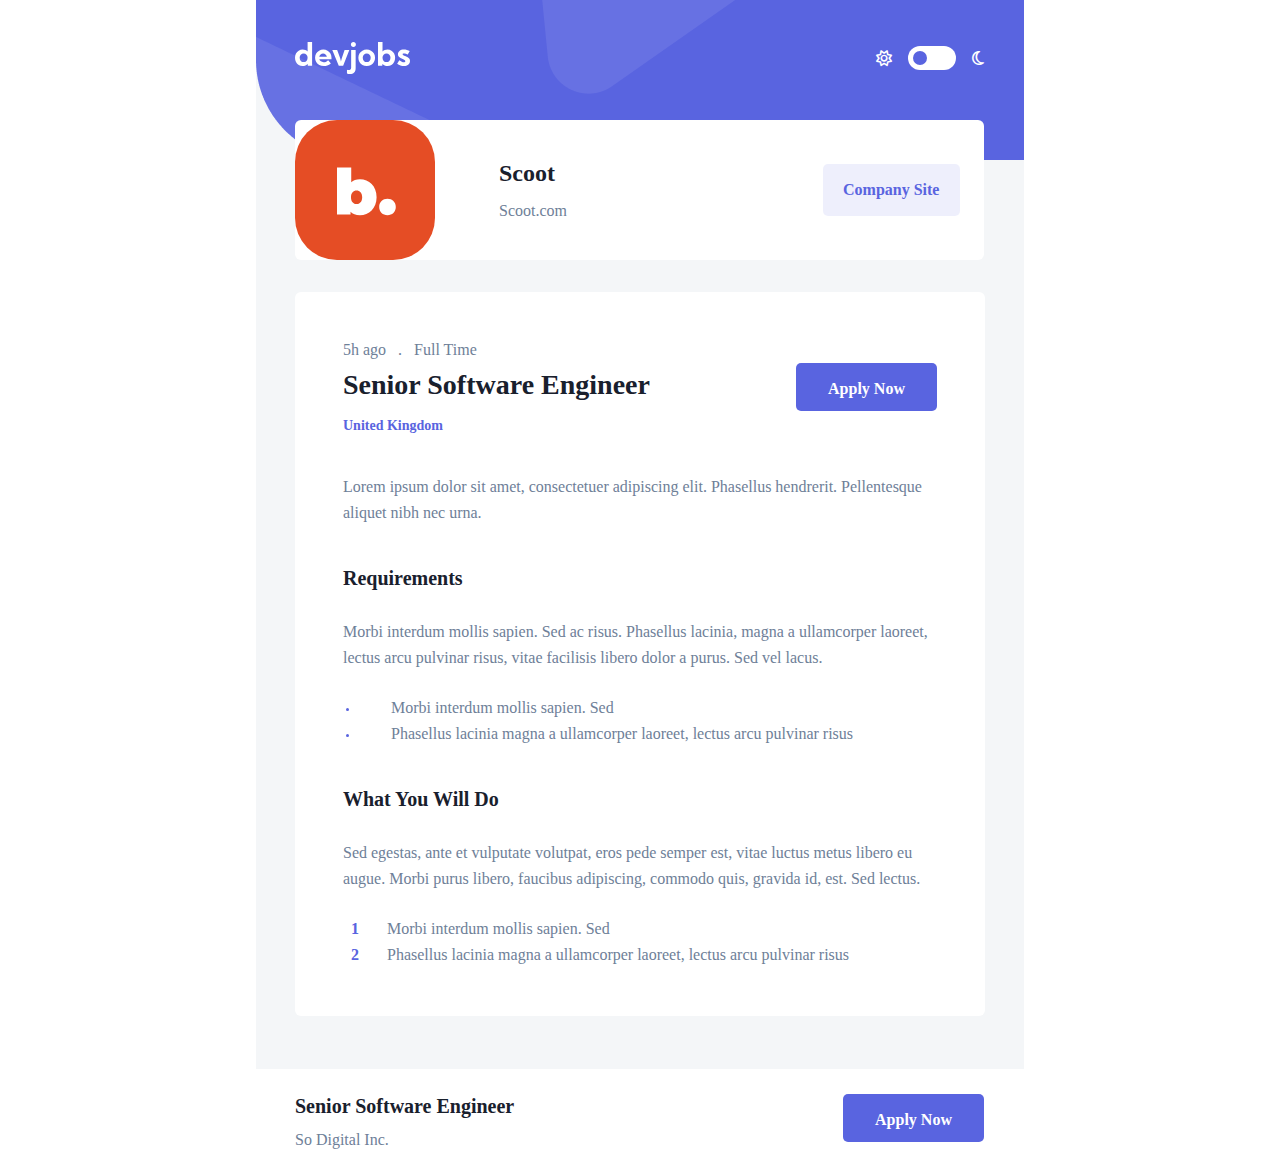
<file: detail.html>
<!DOCTYPE html>
<html lang="en">

<head>
  <meta charset="UTF-8">
  <meta name="viewport" content="width=device-width, initial-scale=1.0">
  <title>Detail</title>


  <link rel="stylesheet" href="https://cdnjs.cloudflare.com/ajax/libs/font-awesome/6.7.2/css/all.min.css"
    integrity="sha512-Evv84Mr4kqVGRNSgIGL/F/aIDqQb7xQ2vcrdIwxfjThSH8CSR7PBEakCr51Ck+w+/U6swU2Im1vVX0SVk9ABhg=="
    crossorigin="anonymous" referrerpolicy="no-referrer" />

  <link rel="stylesheet" href="assets/css/detail.css">
  <script src="assets/js/theme.js" defer></script>


</head>

<body>

  <header class="header">
    <img class="company-logo" src="assets/images/devjobs.svg" alt="devjobs">

    <div class="theme-container">

      <i class="fa-regular fa-sun"></i>
      <label for="theme-btn" id="theme-label">
        <input type="checkbox" id="theme-btn">
      </label>
      <i class="fa-regular fa-moon"></i>

    </div>

    <div class="card">
      <img src="logos/Blogr.svg" alt="">

      <div class="card-company">
        <h3>Scoot</h3>
        <p>Scoot.com</p>
      </div>

      <button class="company-site">Company Site</button>
    </div>

  </header>

  <div class="container">

    <div class="contents">

      <div class="company-contents"> 
        <div class="company-contents-info">
          <div class="timeline">
            <p>5h ago</p>
            <p>.</p>
            <p>Full Time</p>
          </div>
          <h3>Senior Software Engineer</h3>
          <p class="company">United Kingdom</p>
        </div>

        <button class="apply">Apply Now</button>
      </div>

      <p class="content-text description">
        Lorem ipsum dolor sit amet, consectetuer adipiscing elit. Phasellus hendrerit. Pellentesque aliquet nibh nec
        urna.
      </p>

      <h3 class="requirements">Requirements</h3>

      <p class="content-text requirements-content">
        Morbi interdum mollis sapien. Sed ac risus. Phasellus lacinia, magna a ullamcorper laoreet, lectus arcu pulvinar
        risus, vitae facilisis libero dolor a purus. Sed vel lacus.
      </p>

      <ul class="requirements-item-list">
        <li>
          <p class="content-text requirement-item">Morbi interdum mollis sapien. Sed</p>
        </li>
        <li>
          <p class="content-text requirement-item">Phasellus lacinia magna a ullamcorper laoreet, lectus arcu pulvinar
            risus</p>
        </li>
      </ul>

      <h3 class="role">What You Will Do</h3>

      <p class="content-text role-content">
        Sed egestas, ante et vulputate volutpat, eros pede semper est, vitae luctus metus libero eu augue. Morbi purus
        libero, faucibus adipiscing, commodo quis, gravida id, est. Sed lectus.
      </p>

      <ol class="role-item-list">
        <li>
          <p class="content-text role-item">Morbi interdum mollis sapien. Sed</p>
        </li>
        <li>
          <p class="content-text role-item">Phasellus lacinia magna a ullamcorper laoreet, lectus arcu pulvinar risus
          </p>
        </li>
      </ol>

    </div>

  </div>

  <div class="footer">
    <div class="footer-content">
      <h3>Senior Software Engineer</h3>
      <p>So Digital Inc.</p>
    </div>
    <button class="apply">Apply Now</button>
  </div>

</body>

</html>
</file>
<file: assets/css/detail.css>
*,
*::before,
*::after {
  box-sizing: border-box;
}

* {
  margin: 0;
}

img,
picture,
video,
canvas,
svg {
  display: block;
  max-width: 100%;
}

input,
button,
textarea,
select {
  font: inherit;
}

p,
h1,
h2,
h3,
h4,
h5,
h6 {
  overflow-wrap: break-word;
}

p {
  text-wrap: pretty;
}

h1,
h2,
h3,
h4,
h5,
h6 {
  text-wrap: balance;
}

#root,
#__next {
  isolation: isolate;
}

:root {
  /* PC
  color: #5964E0;
  color: #5964e01a;
  color: #939BF4;
  color: #5964e059; 
  */

  --violet: #5964E0;
  --violet-10-opacity: #5964e01a;
  --white: #FFF;
  --white-10-opacity: #ffffff1a;
  --light-grey: #F4F6F8;
  --dark-grey: #6E8098;
  --very-dark-blue: #19202D;
  --midnight: #121721;
}

[data-theme="light"] {
  --bg-color-tablet-company-site: var(--violet-10-opacity);
  --color-tablet-company-site: var(--violet);
  --bg-color: var(--light-grey);
  --bg-item-color: var(--white);
  --h3-color: var(--very-dark-blue);
  --text-color: var(--dark-grey);
}

[data-theme="dark"] {
  --bg-color-tablet-company-site: var(--white-10-opacity);
  --color-tablet-company-site: var(--white);
  --bg-color: var(--midnight);
  --bg-item-color: var(--very-dark-blue);
  --h3-color: var(--white);
  --text-color: var(--dark-grey);
}


body {
  -webkit-font-smoothing: antialiased;
  max-width: 375px;
  margin: auto;
}

.header {
  background-image: url('/assets/images/header.png');
  padding: 32px 24px 72px 24px;
  display: flex;
  justify-content: space-between;
  align-items: center;
  position: relative;

  .theme-container {
    display: flex;
    align-items: center;
    gap: 16px;

    i {
      color: var(--white);
    }

    #theme-btn {
      display: none;
    }

    #theme-label {
      width: 48px;
      height: 24px;
      padding: 5px;
      border-radius: 12px;
      display: inline-block;
      cursor: pointer;
      background-color: var(--white);

      &::after {
        content: "";
        width: 14px;
        height: 14px;
        background-color: var(--violet);
        border-radius: 50%;
        position: absolute;
      }

      &:has(input:checked)::after {
        transform: translateX(24px);
      }
    }
  }

}

.card {
  width: 327px;
  display: flex;
  flex-direction: column;
  justify-content: center;
  align-items: center;
  gap: 24px;
  border-radius: 6px;
  background-color: var(--bg-item-color);
  position: absolute;
  top: 121px;


  img {
    margin-top: -25px;
  }

  .card-company {
    display: flex;
    flex-direction: column;
    justify-content: center;
    align-items: center;

    h3 {
      font-size: 20px;
      line-height: 24.8px;
      margin-bottom: 13px;
      font-weight: 700;
      color: var(--h3-color);
    }

    p {
      line-height: 19.84px;
      color: var(--dark-grey);
    }
  }

  .company-site {
    font-size: 16px;
    line-height: 19.84px;
    font-weight: 700;
    margin-bottom: 32px;
    padding: 16px 21px 16px 20px;
    border-radius: 5px;
    border: none;
    color: var(--violet);
    background-color: #5964e01a;
    cursor: pointer;
  }

}

.container {
  padding-block: 214px 64px;
  background-color: var(--bg-color);
  padding-inline: 24px;
}

.contents {
  padding: 40px 25px;
  border-radius: 6px;
  background-color: var(--bg-item-color);

  .company-contents {
    margin-bottom: 32px;

    .company-contents-info {
      .timeline {
        line-height: 19.84px;
        display: flex;
        gap: 12px;
        margin-bottom: 8px;
        color: var(--dark-grey);
      }

      h3 {
        font-size: 20px;
        line-height: 24.8px;
        font-weight: 700;
        margin-bottom: 12px;
        color: var(--h3-color);
      }

      .company {
        font-size: 14px;
        line-height: 17.36px;
        font-weight: 700;
        margin-bottom: 54px;
        color: var(--violet);
      }
    }
  }
}

.apply {
  border-radius: 5px;
  font-size: 16px;
  line-height: 19.84px;
  font-weight: 700;
  width: 100%;
  background-color: var(--violet);
  color: var(--white);
  padding-block: 16px;
  border: none;
  cursor: pointer;
}

.content-text {
  line-height: 26px;
  color: var(--text-color);
}

h3 {
  font-size: 20px;
  line-height: 24.8px;
  font-weight: 700;
  color: var(--h3-color);
}

.description {
  margin-bottom: 40px;
}

.requirements,
.role {
  margin-bottom: 28px;
}

.requirements-content,
.role-content {
  margin-bottom: 24px;
}

.requirements-item-list {
  padding-left: 16px;
  margin-bottom: 40px;

  li {

    padding-left: 32px;

    &::marker {
      font-size: 10px;
      font-weight: 700;
      color: var(--violet);
    }
  }
}

.role-item-list {
  padding-left: 16px;

  li {
    padding-left: 28px;
    counter-increment: list-counter;

    &::marker {
      content: counter(list-counter);
      font-size: 16px;
      line-height: 26px;
      font-weight: 700;
      color: var(--violet);
    }
  }
}

.footer {
  padding: 25px 24px 23px;
  background-color: var(--bg-item-color);

  .footer-content {
    display: none;
  }
}

@media(min-width:768px) {

  body {
    max-width: 768px;
  }

  .header {
    background-image: url('/assets/images/tablet-header.png');
    height: 160px;
    background-color: var(--bg-color);
    padding: 42px 40px 86px 39px;
    position: relative;

    .card {
      width: 689px;
      height: 140px;
      flex-direction: row;
      justify-content: start;
      top: 120px;
      left: 39px;

      img {
        width: 140px;
        margin-top: 0;
        margin-right: 40px;
      }

      .card-company {
        align-items: start;

        h3 {
          font-size: 24px;
          line-height: 29.77px;
          margin-bottom: 13px;
          color: var(--h3-color);
          margin-right: 244px;
        }

        p {
          line-height: 19.84px;
          color: var(--dark-grey);
        }
      }

      .company-site {
        margin-bottom: 0;
        background-color: var(--bg-color-tablet-company-site);
        color: var(--color-tablet-company-site);
      }

    }
  }

  .container {
    padding-block: 132px 53px;
    background-color: var(--bg-color);
    padding-inline: 39px;
  }

  .contents {
    padding: 48px;
    background-color: var(--bg-item-color);

    .company-contents {
      display: flex;
      justify-content: space-between;
      align-items: center;
      margin-bottom: 40px;

      .company-contents-info {
        h3 {
          font-size: 28px;
          font-weight: 700;
          line-height: 34.73px;
          margin-bottom: 14px;
        }

        .company {
          margin: 0;
        }
      }
    }
  }

  .apply {
    width: 141px;
    height: 48px;
  }

  .footer {
    display: flex;
    justify-content: space-between;
    padding: 25px 40px 23px 39px;

    .footer-content {
      display: block;

      h3 {
        margin-bottom: 12px;
      }

      p {
        font-weight: 400;
        font-size: 16px;
        line-height: 19.84px;
        color: var(--text-color);
      }
    }

  }

}

@media(min-width:1440px) {

  body {
    max-width: 1440px;
  }

  .header {
    background-image: url('/assets/images/pc-header.png');
    height: 160px;
    padding: 45px 165px 85px 165px;

    .card {
      z-index: 2;
      width: 730px;
      top: 120px;
      left: 355px;

      .company-site {
        width: 147px;
        height: 48px;

        background-color: var(--bg-color-tablet-company-site);
        color: var(--color-tablet-company-site);
      }
    }
  }

  .container {
    position: relative;
    z-index: 1;
    margin-top: -1px;
    padding-block: 131px 80px;
    padding-inline: 355px;
  }

  .footer {
    padding-inline: 355px;
  }

}
</file>
